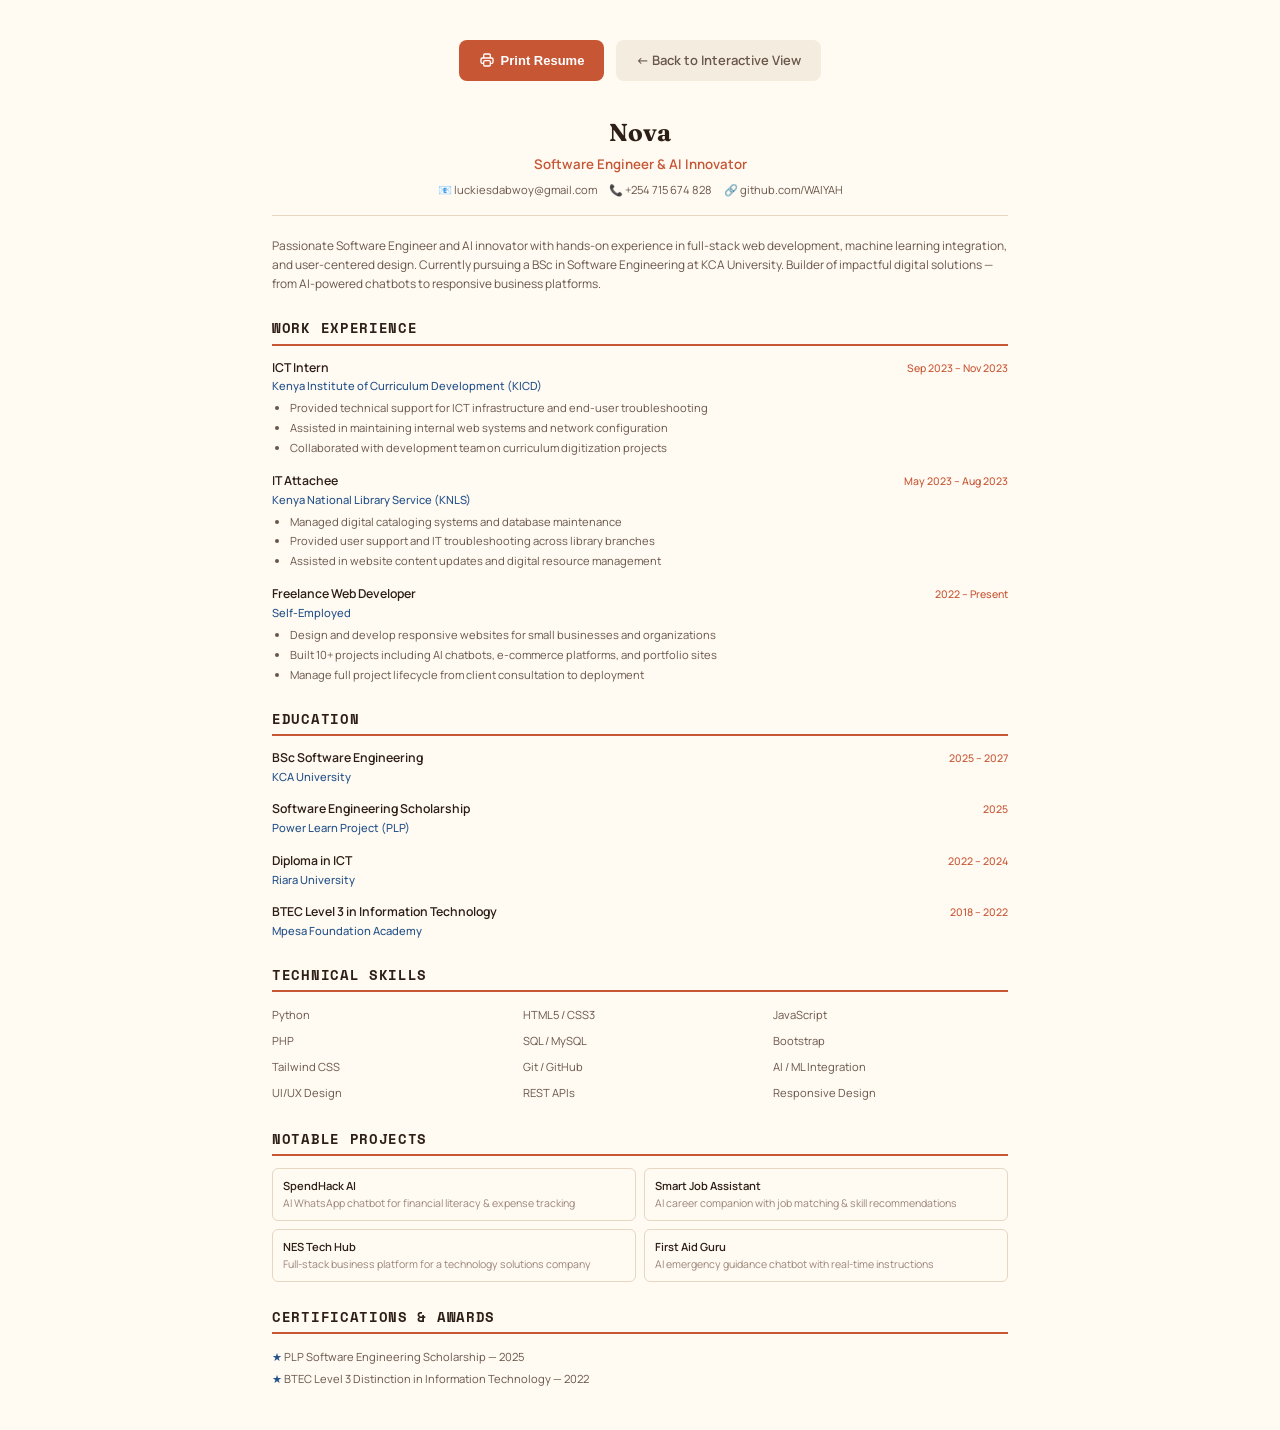
<file: cv/print.html>
<!DOCTYPE html>
<html lang="en">
<head>
  <meta charset="UTF-8">
  <meta name="viewport" content="width=device-width, initial-scale=1.0">
  <title>Print Resume — Nova</title>
  <link href="https://fonts.googleapis.com/css2?family=Manrope:wght@300;400;500;600;700;800&family=Fraunces:opsz,wght@9..144,400;9..144,500;9..144,600;9..144,700&family=Space+Mono:wght@400;700&display=swap" rel="stylesheet">
  <style>
    *, *::before, *::after { margin: 0; padding: 0; box-sizing: border-box; }
    html { font-size: 14px; }
    body { font-family: 'Manrope', system-ui, sans-serif; color: #2d1f17; background: #fffaf2; line-height: 1.6; max-width: 800px; margin: 0 auto; padding: 40px 32px; }

    /* Print controls — hidden on print */
    .print-controls { display: flex; gap: 12px; justify-content: center; margin-bottom: 32px; }
    .print-controls button, .print-controls a { display: inline-flex; align-items: center; gap: 6px; padding: 10px 20px; font-size: 13px; font-weight: 600; border-radius: 8px; cursor: pointer; text-decoration: none; border: none; transition: all .2s; }
    .print-btn { background: #c75634; color: #fff; }
    .print-btn:hover { background: #9b3d24; }
    .back-btn { background: #f4ecdf; color: #69564a; }
    .back-btn:hover { background: #eadfce; }

    h1 { font-family: 'Fraunces', serif; font-size: 1.75rem; font-weight: 700; color: #2d1f17; margin-bottom: 2px; }
    h2 { font-family: 'Space Mono', monospace; font-size: 1rem; font-weight: 700; color: #2d1f17; text-transform: uppercase; letter-spacing: 0.05em; border-bottom: 2px solid #c75634; padding-bottom: 4px; margin-top: 24px; margin-bottom: 12px; }
    h3 { font-size: 0.875rem; font-weight: 600; color: #2d1f17; }

    .header { text-align: center; margin-bottom: 20px; border-bottom: 1px solid #e6d7c3; padding-bottom: 16px; }
    .header p { color: #9a8577; font-size: 0.85rem; }
    .header .title { color: #c75634; font-weight: 600; font-size: 0.95rem; }
    .header .contact-row { display: flex; flex-wrap: wrap; justify-content: center; gap: 12px; margin-top: 6px; }
    .header .contact-row span { color: #69564a; font-size: 0.8rem; }

    .summary { color: #69564a; font-size: 0.85rem; margin-bottom: 4px; }

    .entry { margin-bottom: 14px; }
    .entry-header { display: flex; justify-content: space-between; align-items: baseline; flex-wrap: wrap; gap: 4px; }
    .entry-header .date { color: #c75634; font-size: 0.75rem; font-weight: 500; white-space: nowrap; }
    .entry .org { color: #24528a; font-size: 0.8rem; font-weight: 500; }
    .entry ul { padding-left: 18px; margin-top: 4px; }
    .entry ul li { color: #69564a; font-size: 0.8rem; margin-bottom: 2px; }

    .skills-grid { display: grid; grid-template-columns: repeat(3, 1fr); gap: 4px 16px; }
    .skills-grid span { color: #69564a; font-size: 0.8rem; padding: 2px 0; }

    .projects-grid { display: grid; grid-template-columns: 1fr 1fr; gap: 8px; }
    .project { border: 1px solid #e6d7c3; border-radius: 6px; padding: 8px 10px; }
    .project h3 { font-size: 0.8rem; }
    .project p { font-size: 0.75rem; color: #9a8577; }

    .certs li { color: #69564a; font-size: 0.8rem; padding: 2px 0; list-style: none; }
    .certs li::before { content: "★ "; color: #24528a; }

    @media print {
      body { padding: 0; }
      .print-controls { display: none !important; }
      @page { margin: 1.5cm; size: A4; }
      h2 { break-after: avoid; }
      .entry { break-inside: avoid; }
    }
  </style>
</head>
<body>
  <div class="print-controls">
    <button class="print-btn" onclick="window.print()">
      <svg width="16" height="16" fill="none" viewBox="0 0 24 24" stroke="currentColor" stroke-width="2"><path stroke-linecap="round" stroke-linejoin="round" d="M17 17h2a2 2 0 002-2v-4a2 2 0 00-2-2H5a2 2 0 00-2 2v4a2 2 0 002 2h2m2 4h6a2 2 0 002-2v-4a2 2 0 00-2-2H9a2 2 0 00-2 2v4a2 2 0 002 2zm8-12V5a2 2 0 00-2-2H9a2 2 0 00-2 2v4h10z"/></svg>
      Print Resume
    </button>
    <a href="view.html" class="back-btn">← Back to Interactive View</a>
  </div>

  <div class="header">
    <h1>Nova</h1>
    <p class="title">Software Engineer & AI Innovator</p>
    <div class="contact-row">
      <span>📧 luckiesdabwoy@gmail.com</span>
      <span>📞 +254 715 674 828</span>
      
      <span>🔗 github.com/WAIYAH</span>
    </div>
  </div>

  <p class="summary">Passionate Software Engineer and AI innovator with hands-on experience in full-stack web development, machine learning integration, and user-centered design. Currently pursuing a BSc in Software Engineering at KCA University. Builder of impactful digital solutions — from AI-powered chatbots to responsive business platforms.</p>

  <h2>Work Experience</h2>

  <div class="entry">
    <div class="entry-header">
      <h3>ICT Intern</h3>
      <span class="date">Sep 2023 – Nov 2023</span>
    </div>
    <p class="org">Kenya Institute of Curriculum Development (KICD)</p>
    <ul>
      <li>Provided technical support for ICT infrastructure and end-user troubleshooting</li>
      <li>Assisted in maintaining internal web systems and network configuration</li>
      <li>Collaborated with development team on curriculum digitization projects</li>
    </ul>
  </div>

  <div class="entry">
    <div class="entry-header">
      <h3>IT Attachee</h3>
      <span class="date">May 2023 – Aug 2023</span>
    </div>
    <p class="org">Kenya National Library Service (KNLS)</p>
    <ul>
      <li>Managed digital cataloging systems and database maintenance</li>
      <li>Provided user support and IT troubleshooting across library branches</li>
      <li>Assisted in website content updates and digital resource management</li>
    </ul>
  </div>

  <div class="entry">
    <div class="entry-header">
      <h3>Freelance Web Developer</h3>
      <span class="date">2022 – Present</span>
    </div>
    <p class="org">Self-Employed</p>
    <ul>
      <li>Design and develop responsive websites for small businesses and organizations</li>
      <li>Built 10+ projects including AI chatbots, e-commerce platforms, and portfolio sites</li>
      <li>Manage full project lifecycle from client consultation to deployment</li>
    </ul>
  </div>

  <h2>Education</h2>

  <div class="entry">
    <div class="entry-header"><h3>BSc Software Engineering</h3><span class="date">2025 – 2027</span></div>
    <p class="org">KCA University</p>
  </div>
  <div class="entry">
    <div class="entry-header"><h3>Software Engineering Scholarship</h3><span class="date">2025</span></div>
    <p class="org">Power Learn Project (PLP)</p>
  </div>
  <div class="entry">
    <div class="entry-header"><h3>Diploma in ICT</h3><span class="date">2022 – 2024</span></div>
    <p class="org">Riara University</p>
  </div>
  <div class="entry">
    <div class="entry-header"><h3>BTEC Level 3 in Information Technology</h3><span class="date">2018 – 2022</span></div>
    <p class="org">Mpesa Foundation Academy</p>
  </div>

  <h2>Technical Skills</h2>
  <div class="skills-grid">
    <span>Python</span><span>HTML5 / CSS3</span><span>JavaScript</span>
    <span>PHP</span><span>SQL / MySQL</span><span>Bootstrap</span>
    <span>Tailwind CSS</span><span>Git / GitHub</span><span>AI / ML Integration</span>
    <span>UI/UX Design</span><span>REST APIs</span><span>Responsive Design</span>
  </div>

  <h2>Notable Projects</h2>
  <div class="projects-grid">
    <div class="project">
      <h3>SpendHack AI</h3>
      <p>AI WhatsApp chatbot for financial literacy & expense tracking</p>
    </div>
    <div class="project">
      <h3>Smart Job Assistant</h3>
      <p>AI career companion with job matching & skill recommendations</p>
    </div>
    <div class="project">
      <h3>NES Tech Hub</h3>
      <p>Full-stack business platform for a technology solutions company</p>
    </div>
    <div class="project">
      <h3>First Aid Guru</h3>
      <p>AI emergency guidance chatbot with real-time instructions</p>
    </div>
  </div>

  <h2>Certifications & Awards</h2>
  <ul class="certs">
    <li>PLP Software Engineering Scholarship — 2025</li>
    <li>BTEC Level 3 Distinction in Information Technology — 2022</li>
  </ul>
</body>
</html>
</file>
